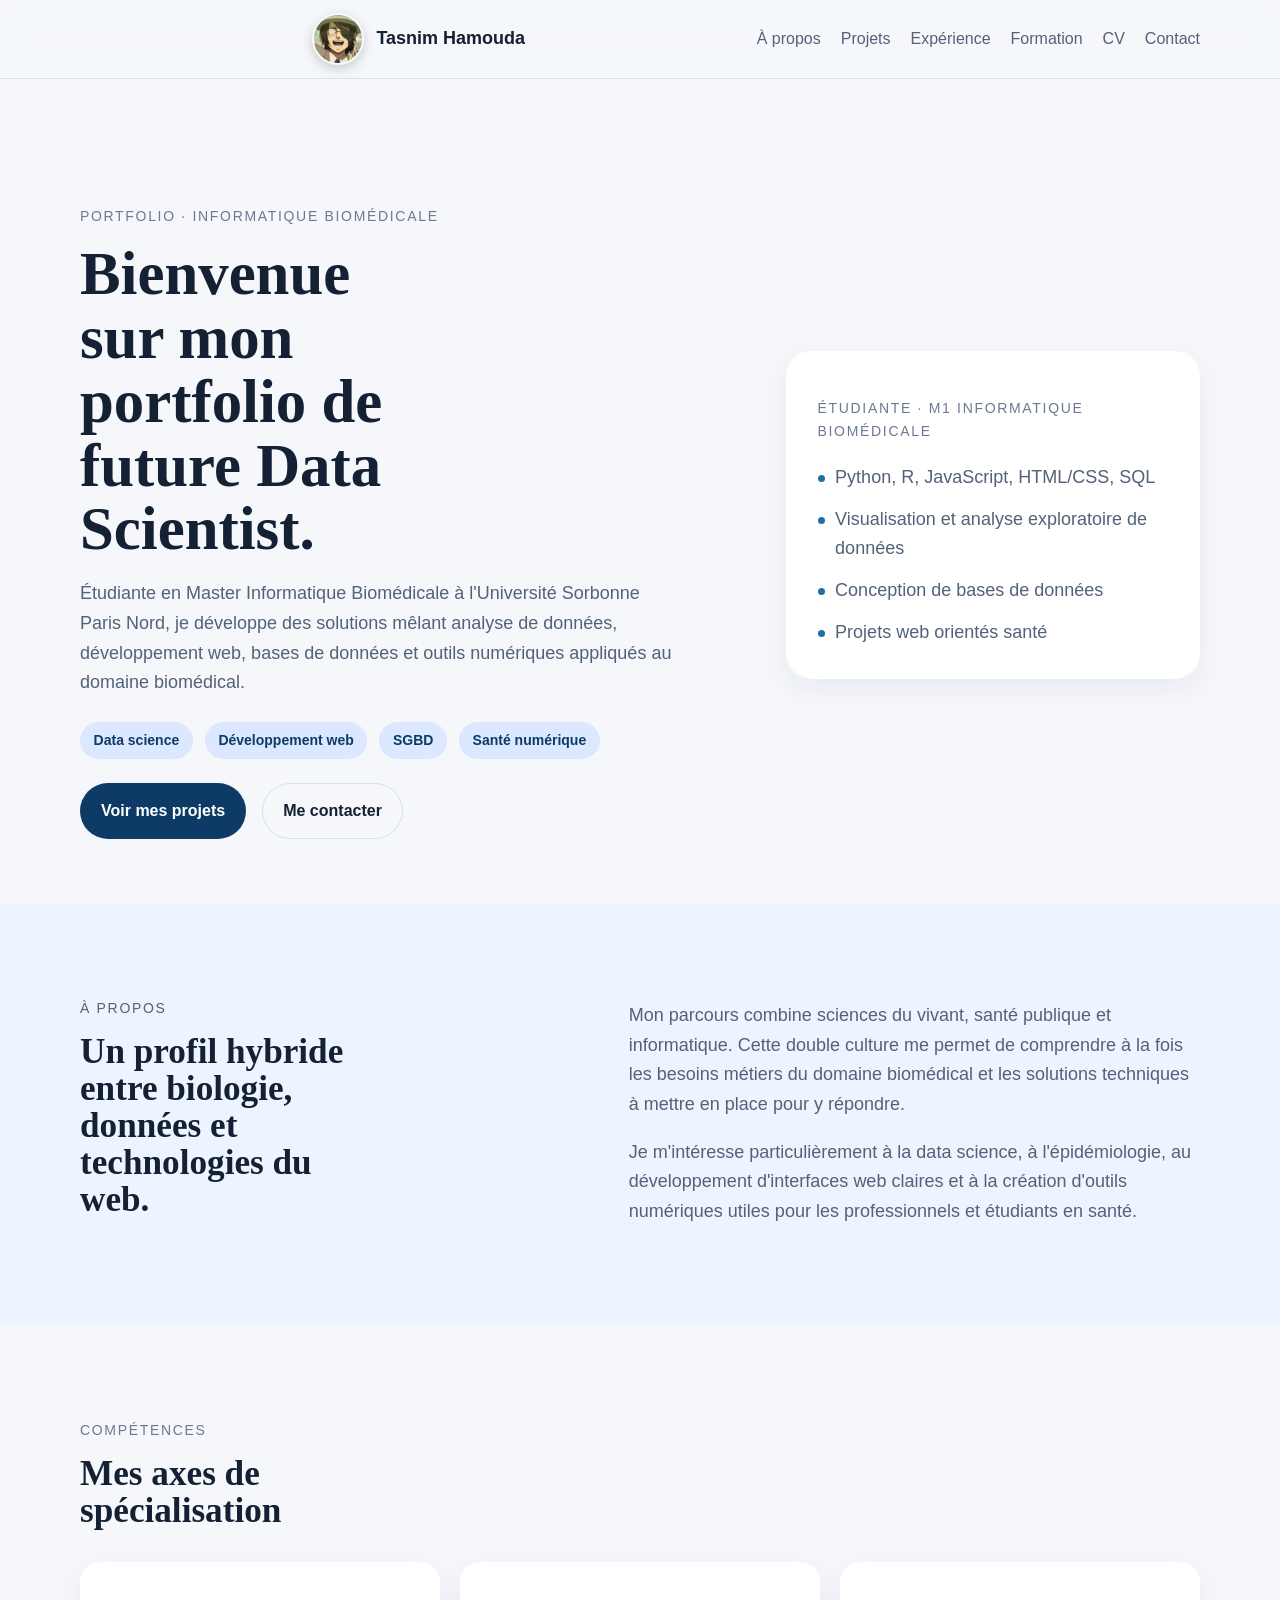
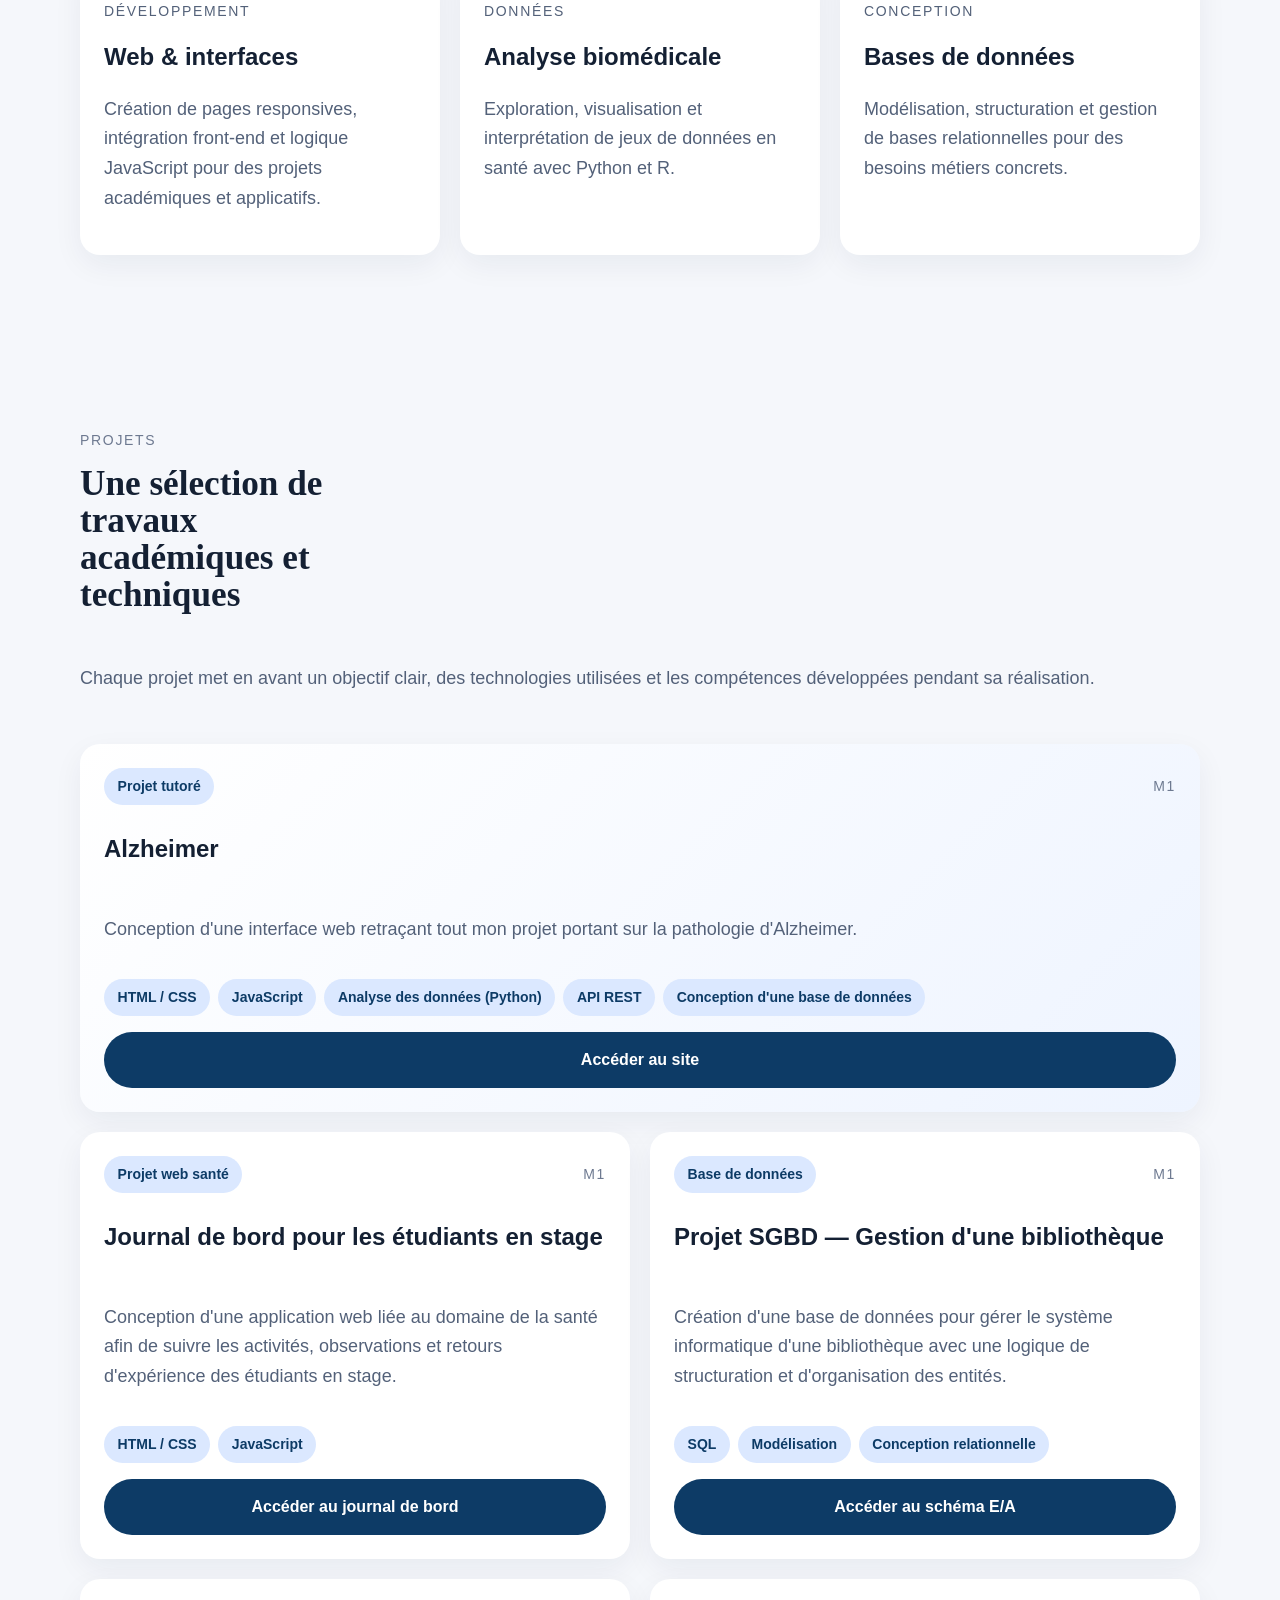
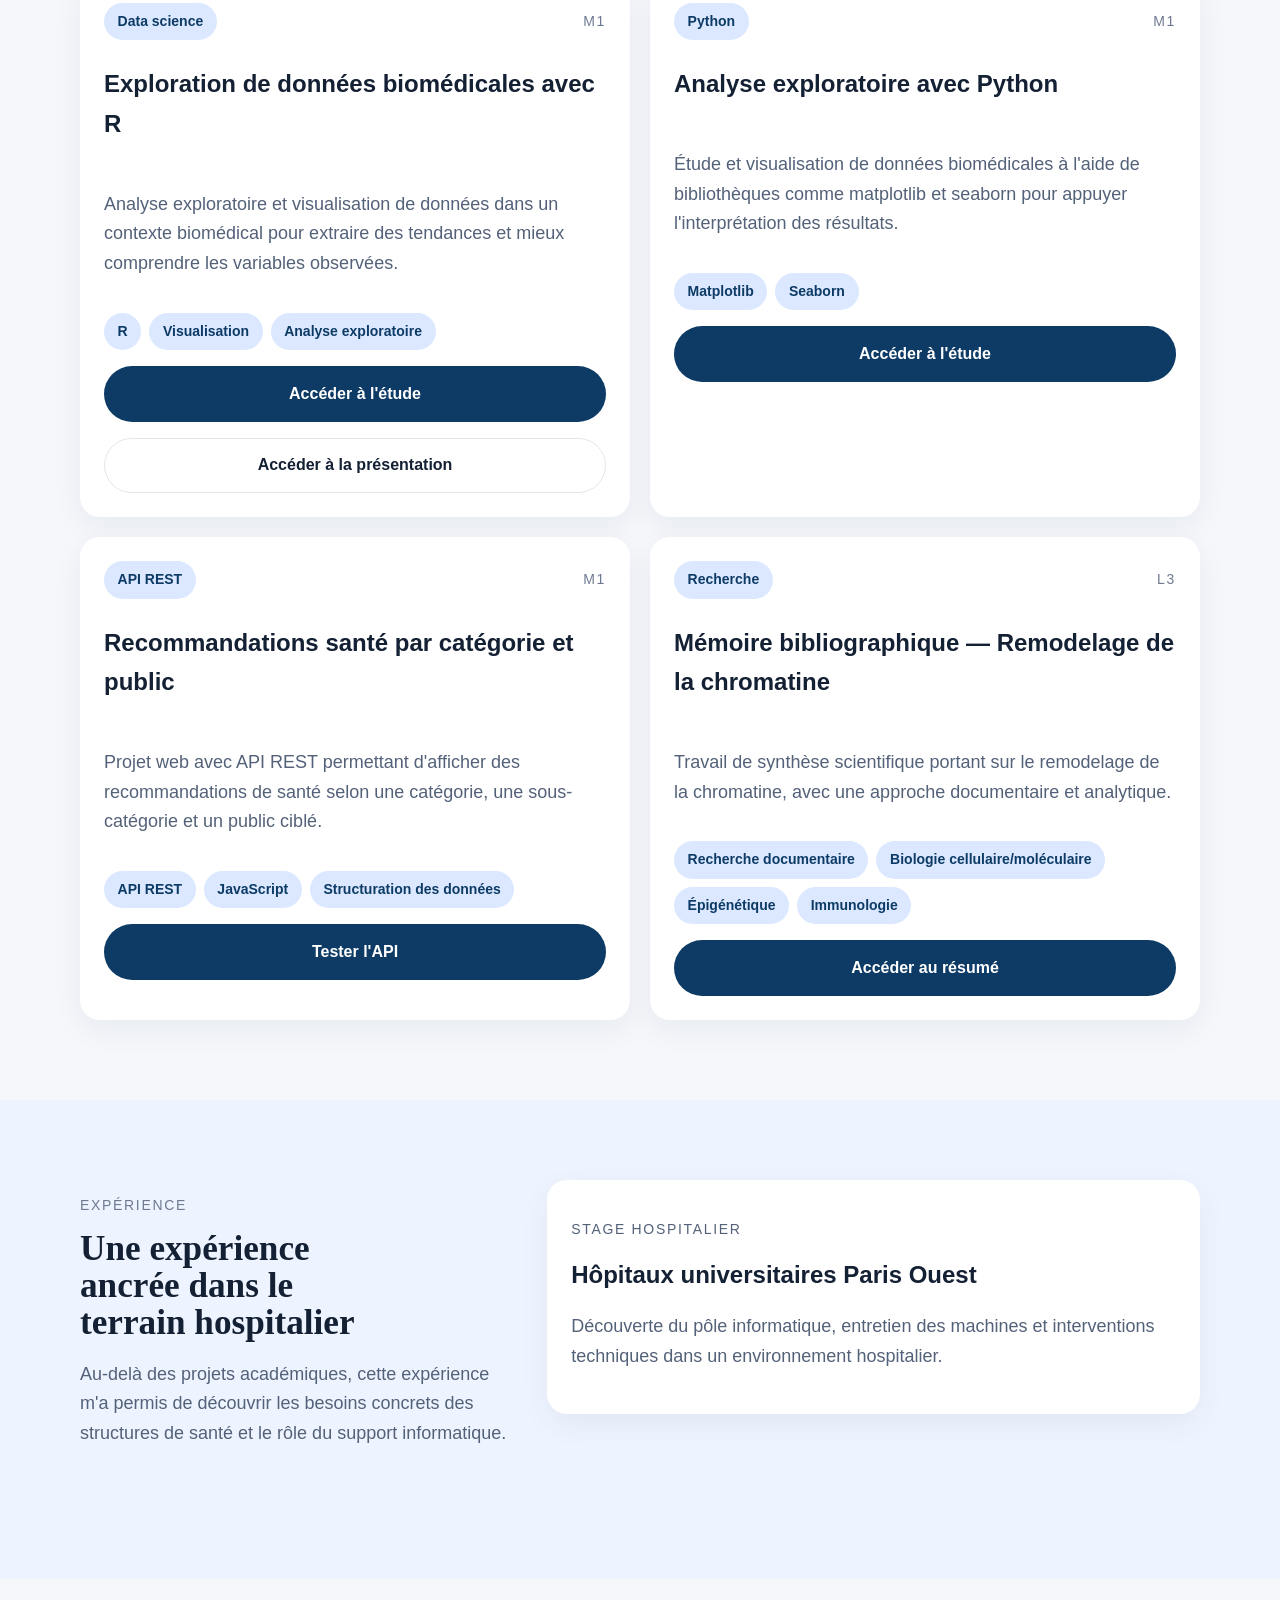
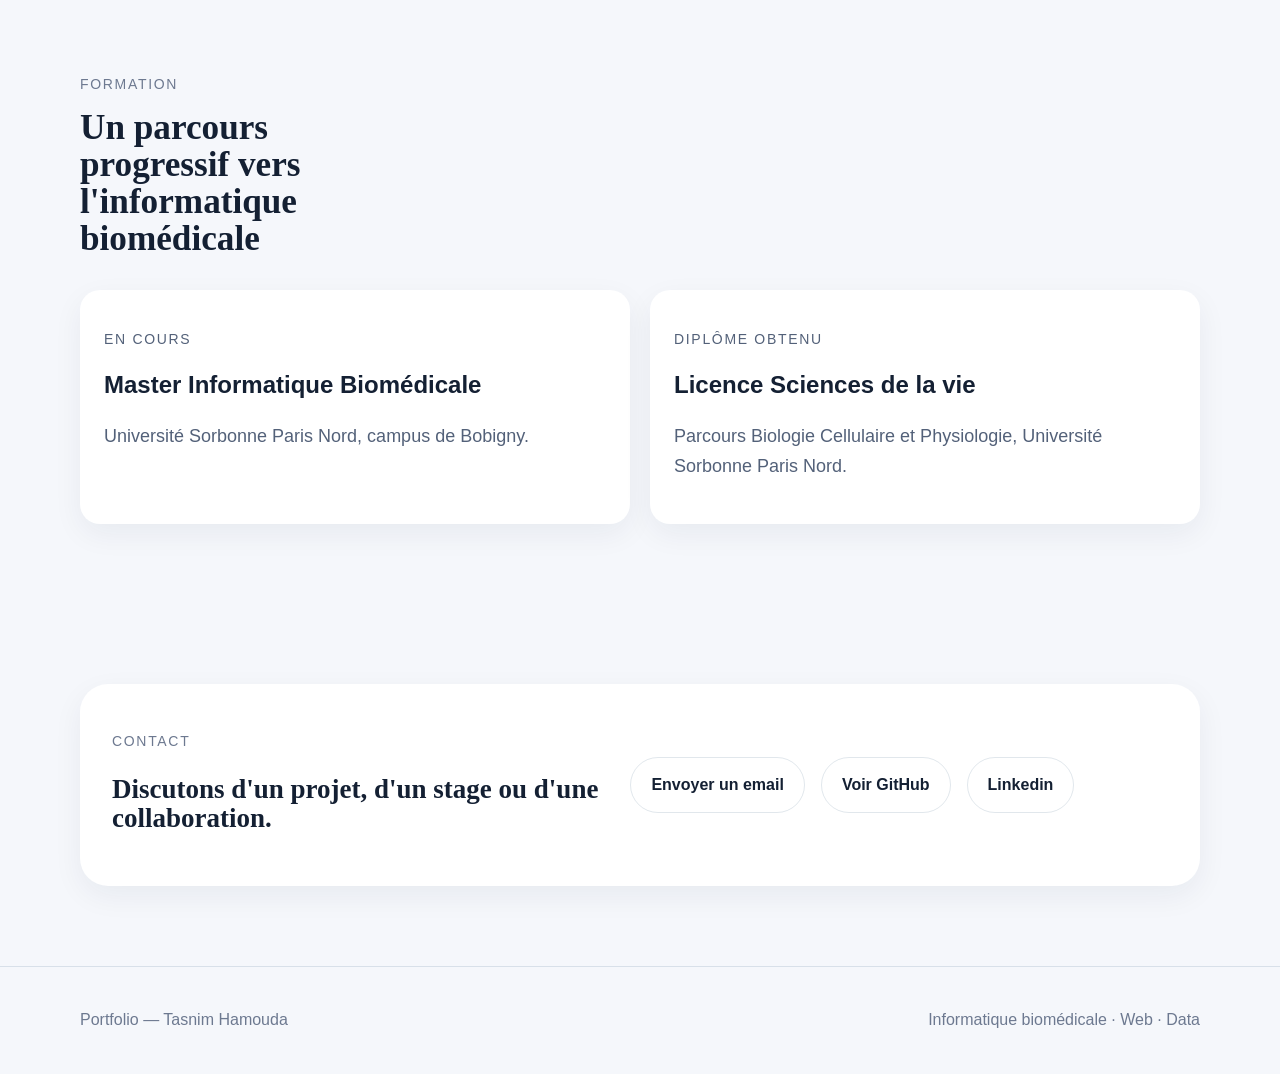
<file: index.html>
<!DOCTYPE html>
<html lang="fr">
<head>
  <meta charset="UTF-8" />
  <meta name="viewport" content="width=device-width, initial-scale=1.0" />
  <title>Tasnim Hamouda — Portfolio</title>
  <meta name="description" content="Portfolio de Tasnim Hamouda, étudiante en Master Informatique Biomédicale, spécialisée en data science, développement web et projets numériques en santé." />
  <meta name="theme-color" content="#0d3b66" />
  <link rel="preconnect" href="https://api.fontshare.com" />
  <link href="https://api.fontshare.com/v2/css?f[]=general-sans@400,500,600,700&f[]=zodiak@400,500,700&display=swap" rel="stylesheet" />
  <link rel="stylesheet" href="style.css" />
</head>
<body>
  <a class="skip-link" href="#contenu">Aller au contenu</a>

  <header class="site-header" id="accueil">
    <div class="container nav-wrap">
      <a href="#accueil" class="brand" aria-label="Accueil portfolio">
        <a href="#accueil" class="brand">
  <img src="images/photo-profil.jpg" alt="Photo de profil de Tasnim Hamouda" class="brand-photo">
        <span class="brand-text">Tasnim Hamouda</span>
      </a>

      <nav class="main-nav" aria-label="Navigation principale">
        <a href="#apropos">À propos</a>
        <a href="#projets">Projets</a>
        <a href="#experience">Expérience</a>
        <a href="#formation">Formation</a>
        <a href="pdf/CV_TASNIM_STAGE.pdf">CV</a>
        <a href="#contact">Contact</a>

      </nav>

    </div>
  </header>

  <main id="contenu">
    <section class="hero">
      <div class="container hero-grid">
        <div class="hero-copy">
          <p class="eyebrow">Portfolio · Informatique biomédicale</p>
          <h1>Bienvenue sur mon portfolio de future Data Scientist.</h1>
          <p class="hero-text">Étudiante en Master Informatique Biomédicale à l'Université Sorbonne Paris Nord, je développe des solutions mêlant analyse de données, développement web, bases de données et outils numériques appliqués au domaine biomédical.</p>
          <div class="hero-tags" aria-label="Domaines clés">
            <span>Data science</span>
            <span>Développement web</span>
            <span>SGBD</span>
            <span>Santé numérique</span>
          </div>
          <div class="hero-actions">
            <a class="btn btn-primary" href="#projets">Voir mes projets</a>
            <a class="btn btn-secondary" href="#contact">Me contacter</a>
          </div>
        </div>

        <aside class="hero-panel" aria-label="Résumé du profil">
          <div class="profile-card">
            
            <p class="profile-role">Étudiante · M1 Informatique Biomédicale</p>
            <ul class="profile-list" role="list">
              <li>Python, R, JavaScript, HTML/CSS, SQL</li>
              <li>Visualisation et analyse exploratoire de données</li>
              <li>Conception de bases de données</li>
              <li>Projets web orientés santé</li>
            </ul>
          </div>
        </aside>
      </div>
    </section>

    <section class="section section-soft" id="apropos">
      <div class="container split-section">
        <div>
          <p class="section-label">À propos</p>
          <h2>Un profil hybride entre biologie, données et technologies du web.</h2>
        </div>
        <div>
          <p>Mon parcours combine sciences du vivant, santé publique et informatique. Cette double culture me permet de comprendre à la fois les besoins métiers du domaine biomédical et les solutions techniques à mettre en place pour y répondre.</p>
          <p>Je m'intéresse particulièrement à la data science, à l'épidémiologie, au développement d'interfaces web claires et à la création d'outils numériques utiles pour les professionnels et étudiants en santé.</p>
        </div>
      </div>
    </section>

    <section class="section" aria-labelledby="competences-titre">
      <div class="container">
        <div class="section-head">
          <p class="section-label">Compétences</p>
          <h2 id="competences-titre">Mes axes de spécialisation</h2>
        </div>
        <div class="stats-grid">
          <article class="stat-card">
            <p class="stat-kicker">Développement</p>
            <h3>Web & interfaces</h3>
            <p>Création de pages responsives, intégration front-end et logique JavaScript pour des projets académiques et applicatifs.</p>
          </article>
          <article class="stat-card">
            <p class="stat-kicker">Données</p>
            <h3>Analyse biomédicale</h3>
            <p>Exploration, visualisation et interprétation de jeux de données en santé avec Python et R.</p>
          </article>
          <article class="stat-card">
            <p class="stat-kicker">Conception</p>
            <h3>Bases de données</h3>
            <p>Modélisation, structuration et gestion de bases relationnelles pour des besoins métiers concrets.</p>
          </article>
        </div>
      </div>
    </section>

    <section class="section" id="projets">
      <div class="container">
        <div class="section-head projects-head">
          <div>
            <p class="section-label">Projets</p>
            <h2>Une sélection de travaux académiques et techniques</h2>
          </div>
          <p class="section-intro">Chaque projet met en avant un objectif clair, des technologies utilisées et les compétences développées pendant sa réalisation.</p>
        </div>

        <div class="projects-grid">

          <article class="project-card featured">
            <div class="project-meta">
              <span class="badge">Projet tutoré </span>
              <span class="meta">M1</span>
            </div>
            <h3>Alzheimer</h3>
            <p>Conception d'une interface web retraçant tout mon projet portant sur la pathologie d'Alzheimer.</p>
            <ul class="stack" role="list">
              <li>HTML / CSS</li>
              <li>JavaScript</li>
              <li> Analyse des données (Python)</li>
              <li> API REST</li>
              <li> Conception d'une base de données</li>
            </ul>
            <a class="btn btn-primary" href="https://thornim.github.io/alzheimer/index.html"target="_blank" rel="noopener noreferrer" >Accéder au site</a>
          </article>

          <article class="project-card">
            <div class="project-meta">
              <span class="badge">Projet web santé</span>
              <span class="meta">M1</span>
            </div>
            <h3>Journal de bord pour les étudiants en stage</h3>
            <p>Conception d'une application web liée au domaine de la santé afin de suivre les activités, observations et retours d'expérience des étudiants en stage.</p>
            <ul class="stack" role="list">
              <li>HTML / CSS</li>
              <li>JavaScript</li>
            </ul>
            <a class="btn btn-primary" href="portfolio-sante.html">Accéder au journal de bord</a>
          </article>

          <article class="project-card">
            <div class="project-meta">
              <span class="badge">Base de données</span>
              <span class="meta">M1</span>
            </div>
            <h3>Projet SGBD — Gestion d'une bibliothèque</h3>
            <p>Création d'une base de données pour gérer le système informatique d'une bibliothèque avec une logique de structuration et d'organisation des entités.</p>
            <ul class="stack" role="list">
              <li>SQL</li>
              <li>Modélisation</li>
              <li>Conception relationnelle</li>
            </ul>
            <a class="btn btn-primary" href="pdf/EA_bibliotheque_93.pdf">Accéder au schéma E/A</a>
            
          </article>

          <article class="project-card">
            <div class="project-meta">
              <span class="badge">Data science</span>
              <span class="meta">M1</span>
            </div>
            <h3>Exploration de données biomédicales avec R</h3>
            <p>Analyse exploratoire et visualisation de données dans un contexte biomédical pour extraire des tendances et mieux comprendre les variables observées.</p>
            <ul class="stack" role="list">
              <li>R</li>
              <li>Visualisation</li>
              <li>Analyse exploratoire</li>
            </ul>
            <a class="btn btn-primary" href="pdf/Rapport-final-vih.pdf">Accéder à l'étude</a>
            <a class="btn btn-secondary" href="pdf/Soutenance RStudio.pdf">Accéder à la présentation</a>
          </article>

          <article class="project-card">
            <div class="project-meta">
              <span class="badge">Python</span>
              <span class="meta">M1</span>
            </div>
            <h3>Analyse exploratoire avec Python</h3>
            <p>Étude et visualisation de données biomédicales à l'aide de bibliothèques comme matplotlib et seaborn pour appuyer l'interprétation des résultats.</p>
            <ul class="stack" role="list">
              <li>Matplotlib</li>
              <li>Seaborn</li>
            </ul>
            <a class="btn btn-primary" href="pdf/AE.pdf">Accéder à l'étude</a>
          </article>

          <article class="project-card">
            <div class="project-meta">
              <span class="badge">API REST</span>
              <span class="meta">M1</span>
            </div>
            <h3>Recommandations santé par catégorie et public</h3>
            <p>Projet web avec API REST permettant d'afficher des recommandations de santé selon une catégorie, une sous-catégorie et un public ciblé.</p>
            <ul class="stack" role="list">
              <li>API REST</li>
              <li>JavaScript</li>
              <li>Structuration des données</li>
            </ul>
            <a class="btn btn-primary" href="recommandations.html">Tester l'API</a>
          </article>

          <article class="project-card">
            <div class="project-meta">
              <span class="badge">Recherche</span>
              <span class="meta">L3</span>
            </div>
            <h3>Mémoire bibliographique — Remodelage de la chromatine</h3>
            <p>Travail de synthèse scientifique portant sur le remodelage de la chromatine, avec une approche documentaire et analytique.</p>
            <ul class="stack" role="list">
              <li>Recherche documentaire</li>
              <li>Biologie cellulaire/moléculaire</li>
              <li>Épigénétique</li>
              <li>Immunologie</li>
            </ul>
            <a class="btn btn-primary" href="pdf/résumé mémoire.pdf">Accéder au résumé</a>
          </article>
        </div>
      </div>
    </section>

    <section class="section section-soft" id="experience">
      <div class="container timeline-layout">
        <div class="section-head sticky-head">
          <p class="section-label">Expérience</p>
          <h2>Une expérience ancrée dans le terrain hospitalier</h2>
          <p class="section-intro">Au-delà des projets académiques, cette expérience m'a permis de découvrir les besoins concrets des structures de santé et le rôle du support informatique.</p>
        </div>
        <div class="timeline-list">
          <article class="timeline-item">
            <p class="timeline-date">Stage hospitalier</p>
            <h3>Hôpitaux universitaires Paris Ouest</h3>
            <p>Découverte du pôle informatique, entretien des machines et interventions techniques dans un environnement hospitalier.</p>
          </article>
        </div>
      </div>
    </section>

    <section class="section" id="formation">
      <div class="container">
        <div class="section-head">
          <p class="section-label">Formation</p>
          <h2>Un parcours progressif vers l'informatique biomédicale</h2>
        </div>
        <div class="education-grid">
          <article class="education-card">
            <p class="timeline-date">En cours</p>
            <h3>Master Informatique Biomédicale</h3>
            <p>Université Sorbonne Paris Nord, campus de Bobigny.</p>
          </article>
          <article class="education-card">
            <p class="timeline-date">Diplôme obtenu</p>
            <h3>Licence Sciences de la vie</h3>
            <p>Parcours Biologie Cellulaire et Physiologie, Université Sorbonne Paris Nord.</p>
          </article>
        </div>
      </div>
    </section>

    <section class="section contact-section" id="contact">
      <div class="container contact-box">
        <div>
          <p class="section-label">Contact</p>
          <h2>Discutons d'un projet, d'un stage ou d'une collaboration.</h2>
        </div>
        <div class="contact-actions">
          <a class="btn btn-secondary" href="mailto:tasnimhmd93@gmail.com">Envoyer un email</a>
          <a class="btn btn-secondary" href="https://github.com/thornim" target="_blank" rel="noopener noreferrer">Voir GitHub</a>
          <a class="btn btn-secondary"href="https://www.linkedin.com/in/tasnim-hamouda-074550216"> Linkedin</a>
        </div>
      </div>
    </section>
  </main>

  <footer class="site-footer">
    <div class="container footer-wrap">
      <p>Portfolio — Tasnim Hamouda</p>
      <p>Informatique biomédicale · Web · Data</p>
    </div>
  </footer>

  <script>
    (function () {
      const root = document.documentElement;
      const toggle = document.querySelector('[data-theme-toggle]');
      let theme = window.matchMedia('(prefers-color-scheme: dark)').matches ? 'dark' : 'light';
      root.setAttribute('data-theme', theme);
      if (toggle) {
        toggle.addEventListener('click', function () {
          theme = theme === 'dark' ? 'light' : 'dark';
          root.setAttribute('data-theme', theme);
        });
      }
    })();
  </script>
</body>
</html>
</file>
<file: style.css>
/* Art direction: portfolio académique biomédical → ton clair, structuré et professionnel.
   Palette: bleus profonds + surfaces neutres pour évoquer confiance, clarté et rigueur.
   Typography: Zodiak pour les titres, General Sans pour la lisibilité et l'interface.
   Density: balanced */

:root,
[data-theme="light"] {
  --text-xs: clamp(0.75rem, 0.7rem + 0.25vw, 0.875rem);
  --text-sm: clamp(0.875rem, 0.8rem + 0.35vw, 1rem);
  --text-base: clamp(1rem, 0.95rem + 0.25vw, 1.125rem);
  --text-lg: clamp(1.125rem, 1rem + 0.75vw, 1.5rem);
  --text-xl: clamp(1.5rem, 1.2rem + 1.25vw, 2.25rem);
  --text-2xl: clamp(2.3rem, 1.4rem + 3vw, 4.25rem);

  --space-1: 0.25rem;
  --space-2: 0.5rem;
  --space-3: 0.75rem;
  --space-4: 1rem;
  --space-5: 1.25rem;
  --space-6: 1.5rem;
  --space-8: 2rem;
  --space-10: 2.5rem;
  --space-12: 3rem;
  --space-16: 4rem;
  --space-20: 5rem;

  --color-bg: #f5f7fb;
  --color-surface: #ffffff;
  --color-surface-2: #eef4ff;
  --color-surface-soft: #e7eefb;
  --color-border: rgba(13, 59, 102, 0.12);
  --color-text: #142033;
  --color-text-muted: #536179;
  --color-text-faint: #6d7990;
  --color-primary: #0d3b66;
  --color-primary-hover: #0a2f52;
  --color-primary-soft: #dbe8ff;
  --color-accent: #1d70a2;
  --color-inverse: #ffffff;
  --shadow-sm: 0 10px 30px rgba(16, 42, 67, 0.06);
  --shadow-md: 0 18px 45px rgba(16, 42, 67, 0.12);
  --radius-sm: 0.5rem;
  --radius-md: 0.875rem;
  --radius-lg: 1.25rem;
  --radius-xl: 1.75rem;
  --font-body: 'General Sans', 'Inter', sans-serif;
  --font-display: 'Zodiak', Georgia, serif;
}

[data-theme="dark"] {
  --color-bg: #0d1118;
  --color-surface: #121926;
  --color-surface-2: #172233;
  --color-surface-soft: #1a2638;
  --color-border: rgba(219, 232, 255, 0.12);
  --color-text: #edf3ff;
  --color-text-muted: #bac6dc;
  --color-text-faint: #96a5c0;
  --color-primary: #8ab8ff;
  --color-primary-hover: #a7caff;
  --color-primary-soft: rgba(138, 184, 255, 0.14);
  --color-accent: #74c0fc;
  --color-inverse: #08111d;
  --shadow-sm: 0 10px 30px rgba(0, 0, 0, 0.25);
  --shadow-md: 0 18px 45px rgba(0, 0, 0, 0.35);
}

*, *::before, *::after { box-sizing: border-box; }
html { scroll-behavior: smooth; }
body {
  margin: 0;
  font-family: var(--font-body);
  font-size: var(--text-base);
  line-height: 1.65;
  background: var(--color-bg);
  color: var(--color-text);
}
img, svg { max-width: 100%; display: block; }
a { color: inherit; text-decoration: none; }
button, input, textarea { font: inherit; }

.skip-link {
  position: absolute;
  left: -9999px;
  top: var(--space-4);
}
.skip-link:focus {
  left: var(--space-4);
  background: var(--color-surface);
  padding: var(--space-3) var(--space-4);
  border-radius: var(--radius-sm);
  z-index: 100;
}

.container {
  width: min(1120px, calc(100% - 2rem));
  margin: 0 auto;
}

.site-header {
  position: sticky;
  top: 0;
  z-index: 50;
  backdrop-filter: blur(14px);
  background: color-mix(in srgb, var(--color-bg) 88%, transparent);
  border-bottom: 1px solid var(--color-border);
}

.nav-wrap {
  min-height: 78px;
  display: flex;
  align-items: center;
  justify-content: space-between;
  gap: var(--space-4);
}

.brand {
  display: inline-flex;
  align-items: center;
  gap: 0.8rem;
  font-weight: 700;
}

.brand-mark {
  width: 2.75rem;
  height: 2.75rem;
}

.main-nav {
  display: flex;
  align-items: center;
  gap: var(--space-5);
  flex-wrap: wrap;
}

.main-nav a {
  font-size: var(--text-sm);
  color: var(--color-text-muted);
}

.main-nav a:hover,
.main-nav a:focus-visible {
  color: var(--color-primary);
}

.theme-toggle {
  width: 44px;
  height: 44px;
  border-radius: 999px;
  border: 1px solid var(--color-border);
  background: var(--color-surface);
  color: var(--color-text);
}

.hero {
  padding: clamp(var(--space-12), 10vw, 7rem) 0 var(--space-16);
}

.hero-grid {
  display: grid;
  grid-template-columns: 1.3fr 0.8fr;
  gap: var(--space-8);
  align-items: center;
}

.eyebrow,
.section-label,
.stat-kicker,
.timeline-date,
.meta,
.profile-role {
  font-size: var(--text-xs);
  text-transform: uppercase;
  letter-spacing: 0.12em;
  color: var(--color-text-faint);
}

.hero h1,
h2 {
  font-family: var(--font-display);
  line-height: 1.05;
}

.hero h1 {
  margin: var(--space-3) 0 var(--space-4);
  font-size: var(--text-2xl);
  max-width: 11ch;
}

.hero-text {
  max-width: 60ch;
  color: var(--color-text-muted);
}

.hero-tags,
.stack,
.profile-list {
  list-style: none;
  padding: 0;
  margin: 0;
}

.hero-tags {
  display: flex;
  gap: var(--space-3);
  flex-wrap: wrap;
  margin: var(--space-6) 0;
}

.hero-tags span,
.badge,
.stack li {
  display: inline-flex;
  align-items: center;
  min-height: 36px;
  padding: 0.45rem 0.85rem;
  border-radius: 999px;
  background: var(--color-primary-soft);
  color: var(--color-primary);
  font-size: var(--text-xs);
  font-weight: 600;
}

.hero-actions,
.contact-actions {
  display: flex;
  gap: var(--space-4);
  flex-wrap: wrap;
}

.btn {
  display: inline-flex;
  align-items: center;
  justify-content: center;
  min-height: 48px;
  padding: 0.85rem 1.25rem;
  border-radius: 999px;
  border: 1px solid transparent;
  font-size: var(--text-sm);
  font-weight: 600;
}

.btn-primary {
  background: var(--color-primary);
  color: var(--color-inverse);
}

.btn-primary:hover { background: var(--color-primary-hover); }

.btn-secondary {
  background: transparent;
  color: var(--color-text);
  border-color: var(--color-border);
}

.btn-secondary:hover {
  background: var(--color-surface);
}

.hero-panel,
.project-card,
.stat-card,
.timeline-item,
.education-card,
.contact-box,
.profile-card {
  background: var(--color-surface);
  box-shadow: var(--shadow-sm);
  border-radius: 24px;
  overflow: hidden;
}

.profile-card {
  padding: var(--space-8);
  border-radius: var(--radius-xl);
}

.avatar {
  width: 72px;
  height: 72px;
  border-radius: 50%;
  display: grid;
  place-items: center;
  background: linear-gradient(135deg, var(--color-primary), var(--color-accent));
  color: white;
  font-weight: 700;
  margin-bottom: var(--space-5);
}

.profile-list {
  display: grid;
  gap: var(--space-3);
  margin-top: var(--space-5);
}

.profile-list li {
  color: var(--color-text-muted);
  padding-left: 1.1rem;
  position: relative;
}

.profile-list li::before {
  content: "";
  position: absolute;
  left: 0;
  top: 0.75rem;
  width: 0.45rem;
  height: 0.45rem;
  border-radius: 50%;
  background: var(--color-accent);
}

.section {
  padding: clamp(var(--space-12), 8vw, var(--space-20)) 0;
}

.brand-photo {
  width: 52px;
  height: 52px;
  border-radius: 50%;
  object-fit: cover;
  border: 2px solid rgba(255,255,255,0.2);
  box-shadow: 0 4px 12px rgba(0,0,0,0.18);
}


.section-soft {
  background: var(--color-surface-2);
}

.split-section,
.timeline-layout,
.contact-box,
.projects-head {
  display: grid;
  gap: var(--space-8);
}

.split-section,
.contact-box {
  grid-template-columns: 0.95fr 1.05fr;
}

.section-head {
  margin-bottom: var(--space-8);
}

.section-head h2,
.split-section h2 {
  margin: var(--space-2) 0 0;
  font-size: var(--text-xl);
  max-width: 16ch;
}

.section-intro,
.split-section p,
.timeline-item p,
.education-card p,
.project-card p,
.stat-card p {
  color: var(--color-text-muted);
}

.stats-grid,
.education-grid,
.projects-grid {
  display: grid;
  gap: var(--space-5);
}

.stats-grid {
  grid-template-columns: repeat(3, 1fr);
}

.stat-card,
.education-card,
.project-card,
.timeline-item {
  border-radius: var(--radius-lg);
  padding: var(--space-6);
}

.stat-card h3,
.project-card h3,
.timeline-item h3,
.education-card h3 {
  margin: var(--space-2) 0 var(--space-3);
  font-size: var(--text-lg);
}

.projects-grid {
  grid-template-columns: repeat(2, minmax(0, 1fr));
}

.project-card {
  display: flex;
  flex-direction: column;
  gap: var(--space-4);
  transition: transform 180ms ease, box-shadow 180ms ease;
}

.project-card:hover {
  transform: translateY(-4px);
  box-shadow: var(--shadow-md);
}

.project-card.featured {
  grid-column: span 2;
  background: linear-gradient(135deg, var(--color-surface), var(--color-surface-2));
}

.project-meta {
  display: flex;
  justify-content: space-between;
  align-items: center;
  gap: var(--space-3);
  flex-wrap: wrap;
}

.stack {
  display: flex;
  gap: var(--space-2);
  flex-wrap: wrap;
}

.text-link {
  color: var(--color-primary);
  font-weight: 600;
}

.timeline-layout {
  grid-template-columns: 0.8fr 1.2fr;
  align-items: start;
}

.sticky-head {
  position: sticky;
  top: 110px;
}

.timeline-list {
  display: grid;
  gap: var(--space-5);
}

.education-grid {
  grid-template-columns: repeat(2, 1fr);
}

.contact-box {
  align-items: center;
  padding: var(--space-8);
  border-radius: var(--radius-xl);
}

.site-footer {
  padding: var(--space-6) 0;
  border-top: 1px solid var(--color-border);
}

.footer-wrap {
  display: flex;
  justify-content: space-between;
  gap: var(--space-4);
  flex-wrap: wrap;
  color: var(--color-text-faint);
  font-size: var(--text-sm);
}

:focus-visible {
  outline: 2px solid var(--color-accent);
  outline-offset: 3px;
}

@media (max-width: 960px) {
  .hero-grid,
  .split-section,
  .timeline-layout,
  .contact-box,
  .stats-grid,
  .education-grid,
  .projects-grid,
  .project-card.featured {
    grid-template-columns: 1fr;
  }

  .project-card.featured {
    grid-column: auto;
  }

  .sticky-head {
    position: static;
  }
}

@media (max-width: 720px) {
  .nav-wrap {
    padding: var(--space-3) 0;
    align-items: flex-start;
    flex-direction: column;
  }

  .main-nav {
    gap: var(--space-3);
  }

  .hero h1 {
    max-width: 13ch;
  }

  .hero-actions,
  .contact-actions {
    flex-direction: column;
  }

  .btn {
    width: 100%;
  }
}
</file>
